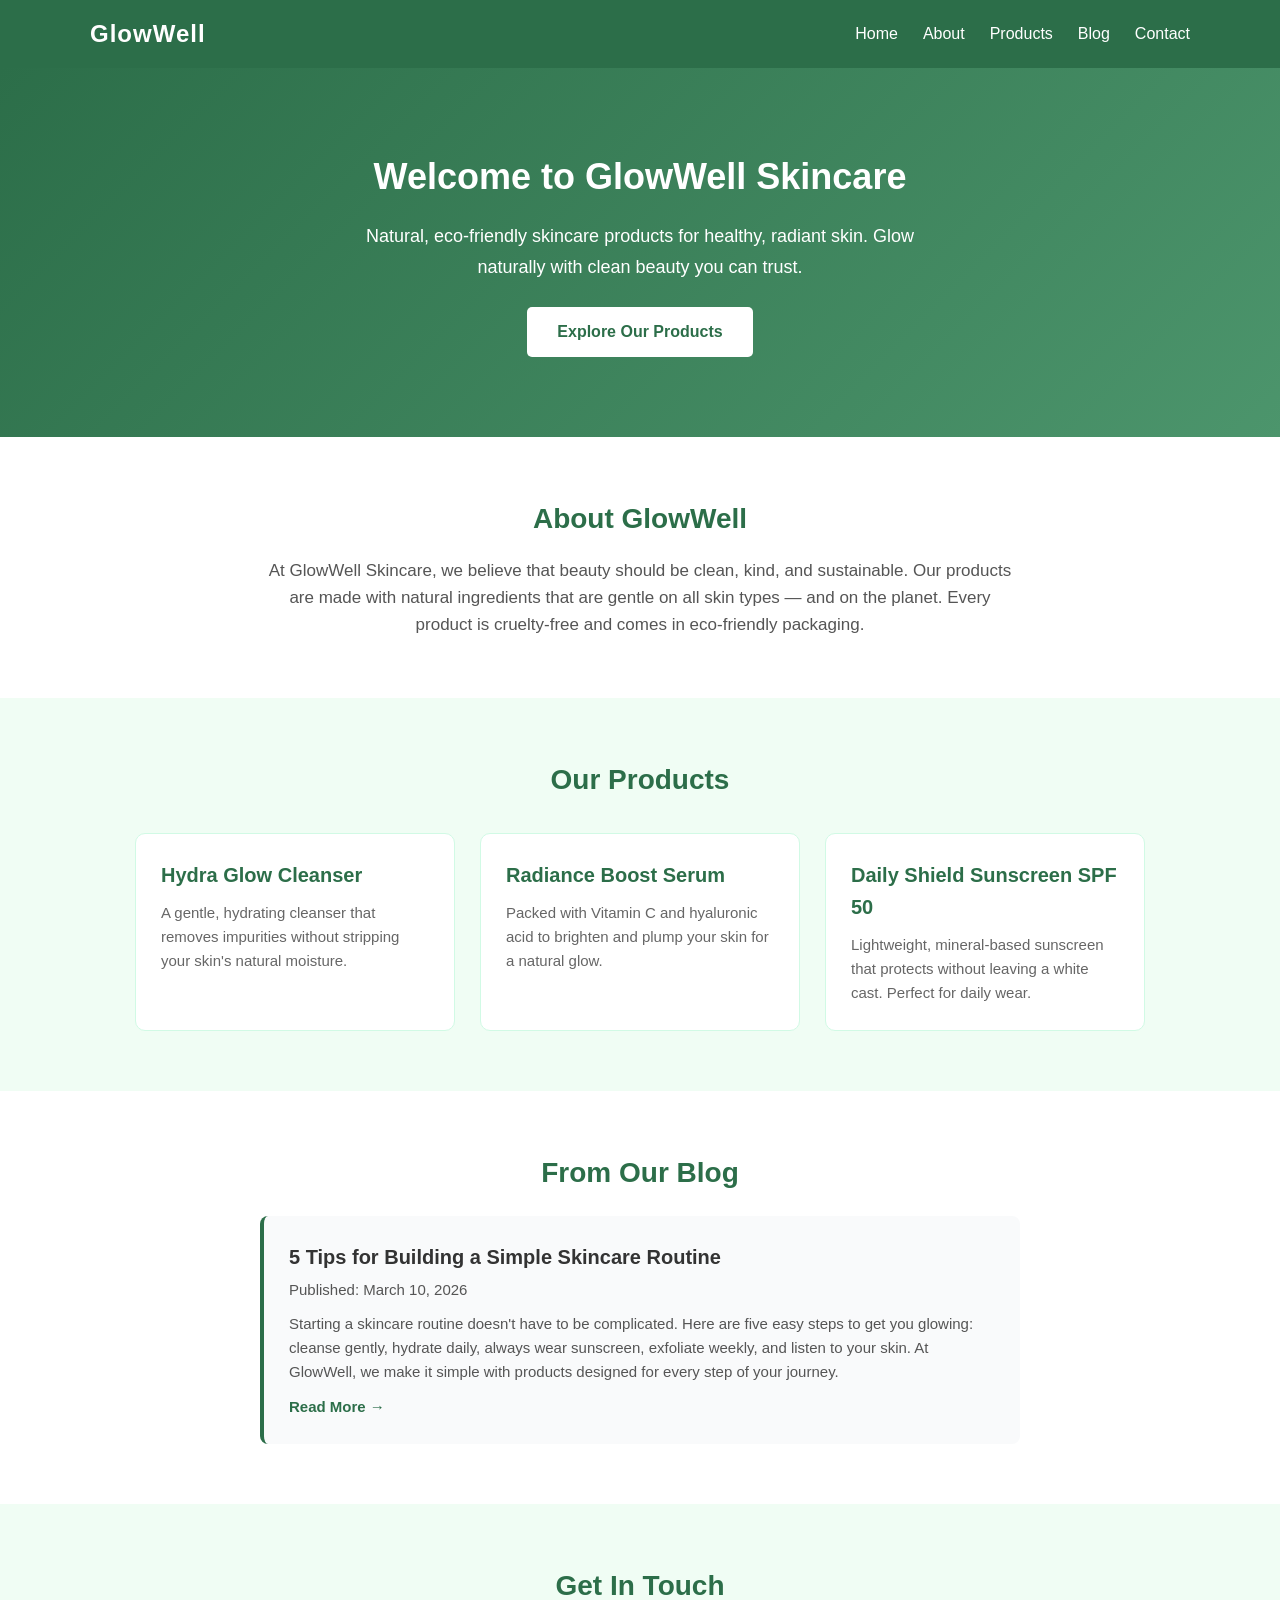
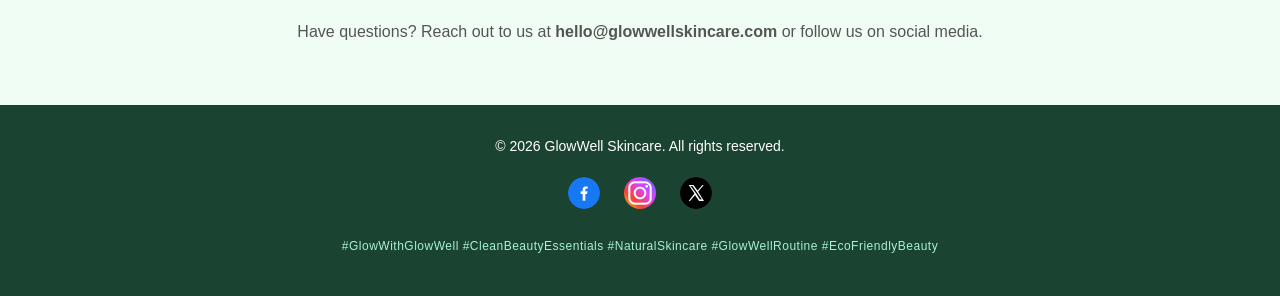
<file: index.html>
<!doctype html>
<html lang="en">
  <head>
    <meta charset="UTF-8" />
    <meta name="viewport" content="width=device-width, initial-scale=1.0" />
    <title>GlowWell Skincare | Natural, Eco-Friendly Beauty Products</title>
    <meta
      name="description"
      content="GlowWell Skincare offers natural, cruelty-free skincare products including cleansers, moisturizers, and serums for all skin types. Glow naturally with clean beauty."
    />
    <meta
      name="keywords"
      content="natural skincare, clean beauty, eco-friendly skincare, cruelty-free, GlowWell Skincare, moisturizer, serum, cleanser"
    />
    <meta name="author" content="GlowWell Skincare" />

    <!-- Open Graph Meta Tags for Social Sharing -->
    <meta
      property="og:title"
      content="GlowWell Skincare | Natural, Eco-Friendly Beauty Products"
    />
    <meta
      property="og:description"
      content="Discover clean beauty with GlowWell Skincare. Natural, cruelty-free products for healthy, glowing skin."
    />
    <meta property="og:type" content="website" />
    <meta property="og:url" content="https://example.com/glowwell" />

    <link rel="stylesheet" href="style.css" />
  </head>
  <body>
    <!-- Header / Navigation -->
    <header>
      <nav>
        <div class="logo">GlowWell</div>
        <ul class="nav-links">
          <li><a href="#home">Home</a></li>
          <li><a href="#about">About</a></li>
          <li><a href="#products">Products</a></li>
          <li><a href="#blog">Blog</a></li>
          <li><a href="#contact">Contact</a></li>
        </ul>
      </nav>
    </header>

    <!-- Hero Section -->
    <section id="home" class="hero">
      <h1>Welcome to GlowWell Skincare</h1>
      <p>
        Natural, eco-friendly skincare products for healthy, radiant skin. Glow
        naturally with clean beauty you can trust.
      </p>
      <a href="#products" class="cta-button">Explore Our Products</a>
    </section>

    <!-- About Section -->
    <section id="about" class="about">
      <h2>About GlowWell</h2>
      <p>
        At GlowWell Skincare, we believe that beauty should be clean, kind, and
        sustainable. Our products are made with natural ingredients that are
        gentle on all skin types — and on the planet. Every product is
        cruelty-free and comes in eco-friendly packaging.
      </p>
    </section>

    <!-- Products Section -->
    <section id="products" class="products">
      <h2>Our Products</h2>
      <div class="product-grid">
        <article class="product-card">
          <h3>Hydra Glow Cleanser</h3>
          <p>
            A gentle, hydrating cleanser that removes impurities without
            stripping your skin's natural moisture.
          </p>
        </article>
        <article class="product-card">
          <h3>Radiance Boost Serum</h3>
          <p>
            Packed with Vitamin C and hyaluronic acid to brighten and plump your
            skin for a natural glow.
          </p>
        </article>
        <article class="product-card">
          <h3>Daily Shield Sunscreen SPF 50</h3>
          <p>
            Lightweight, mineral-based sunscreen that protects without leaving a
            white cast. Perfect for daily wear.
          </p>
        </article>
      </div>
    </section>

    <!-- Blog Preview Section -->
    <section id="blog" class="blog-preview">
      <h2>From Our Blog</h2>
      <article class="blog-post">
        <h3>5 Tips for Building a Simple Skincare Routine</h3>
        <p class="blog-date">Published: March 10, 2026</p>
        <p>
          Starting a skincare routine doesn't have to be complicated. Here are
          five easy steps to get you glowing: cleanse gently, hydrate daily,
          always wear sunscreen, exfoliate weekly, and listen to your skin. At
          GlowWell, we make it simple with products designed for every step of
          your journey.
        </p>
        <a href="blog.html" class="read-more">Read More &rarr;</a>
      </article>
    </section>

    <!-- Contact Section -->
    <section id="contact" class="contact">
      <h2>Get In Touch</h2>
      <p>
        Have questions? Reach out to us at
        <strong>hello@glowwellskincare.com</strong> or follow us on social
        media.
      </p>
    </section>

    <!-- Footer with Social Media Icons -->
    <footer>
      <p>&copy; 2026 GlowWell Skincare. All rights reserved.</p>

      <!--
        Note: These links use example.com as placeholders
        because GlowWell Skincare is a fictional client
        with no real social media accounts.
        -->
      <div class="social-icons">
        <a href="https://example.com/facebook" target="_blank">
          <img src="images/facebook-icon.png" alt="Facebook" />
        </a>
        <a href="https://example.com/instagram" target="_blank">
          <img src="images/instagram-icon.png" alt="Instagram" />
        </a>
        <a href="https://example.com/x" target="_blank">
          <img src="images/X-icon.png" alt="X (formerly Twitter)" />
        </a>
      </div>

      <p class="hashtags">
        #GlowWithGlowWell #CleanBeautyEssentials #NaturalSkincare
        #GlowWellRoutine #EcoFriendlyBeauty
      </p>
    </footer>
  </body>
</html>
</file>
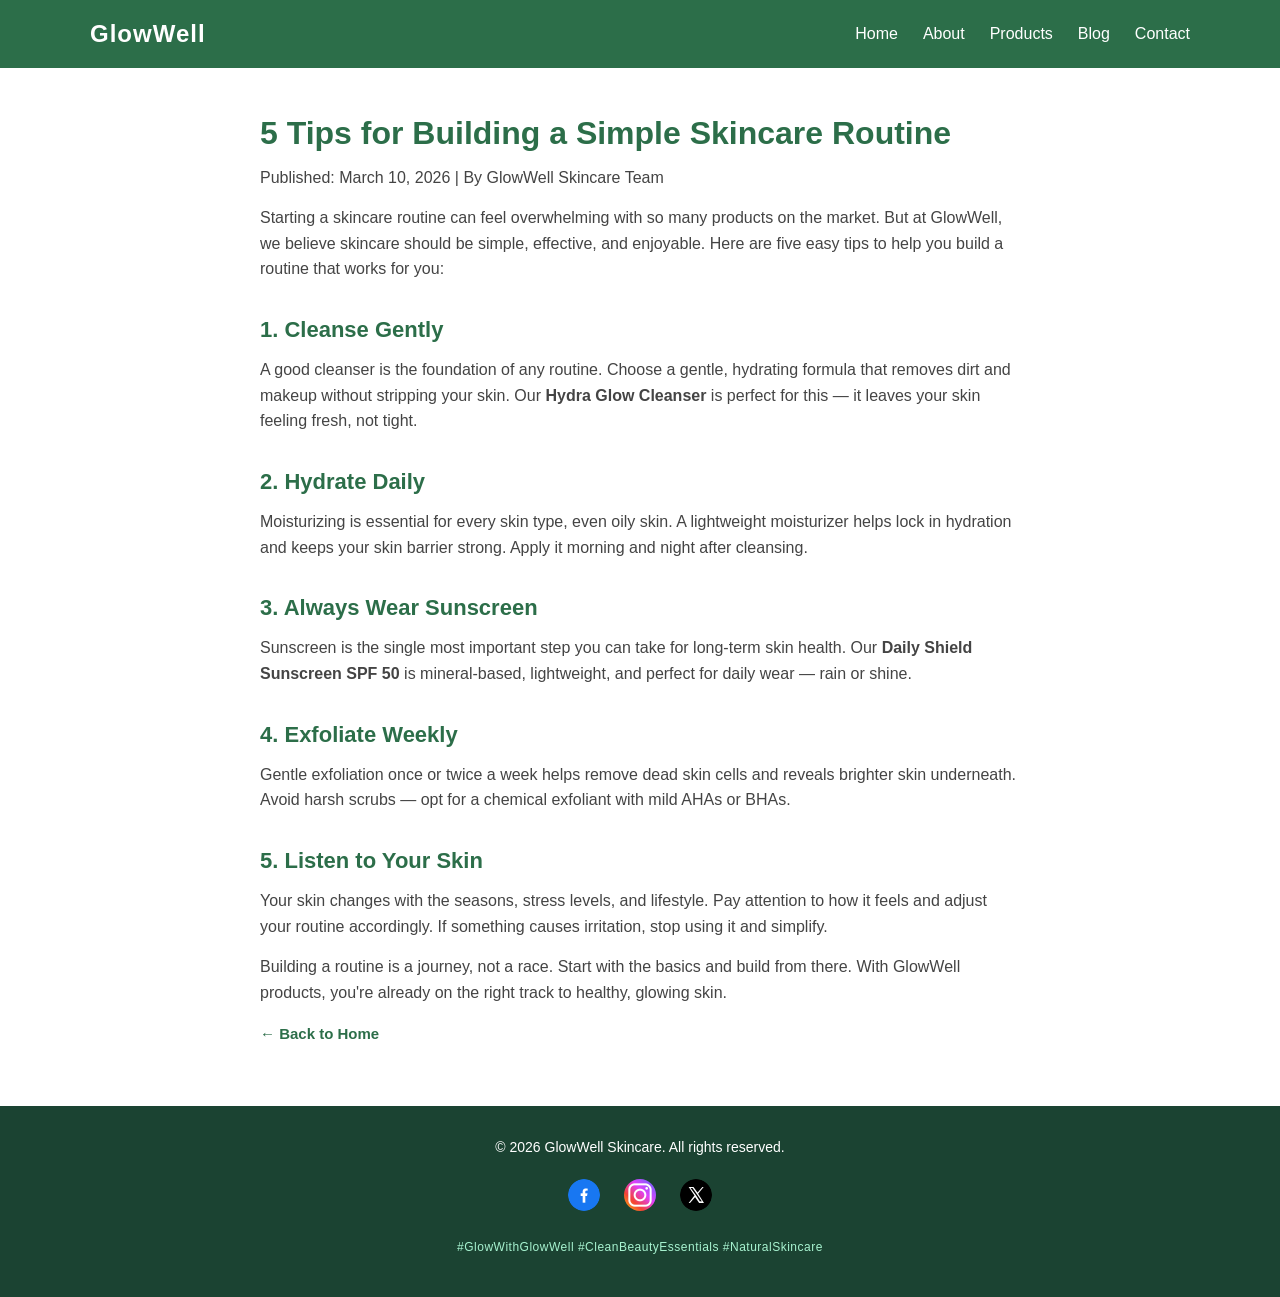
<file: blog.html>
<!doctype html>
<html lang="en">
  <head>
    <meta charset="UTF-8" />
    <meta name="viewport" content="width=device-width, initial-scale=1.0" />
    <title>
      5 Tips for Building a Simple Skincare Routine | GlowWell Skincare Blog
    </title>
    <meta
      name="description"
      content="Learn how to build a simple, effective skincare routine in 5 easy steps. GlowWell Skincare shares beginner-friendly tips for healthy, glowing skin."
    />
    <meta
      name="keywords"
      content="skincare routine, beginner skincare, skincare tips, clean beauty, GlowWell Skincare blog"
    />
    <meta name="author" content="GlowWell Skincare" />
    <link rel="stylesheet" href="style.css" />
  </head>
  <body>
    <!-- Header / Navigation -->
    <header>
      <nav>
        <div class="logo"><a href="index.html">GlowWell</a></div>
        <ul class="nav-links">
          <li><a href="index.html">Home</a></li>
          <li><a href="index.html#about">About</a></li>
          <li><a href="index.html#products">Products</a></li>
          <li><a href="blog.html">Blog</a></li>
          <li><a href="index.html#contact">Contact</a></li>
        </ul>
      </nav>
    </header>

    <!-- Blog Post Content -->
    <main class="blog-page">
      <article>
        <h1>5 Tips for Building a Simple Skincare Routine</h1>
        <p class="blog-date">
          Published: March 10, 2026 | By GlowWell Skincare Team
        </p>

        <p>
          Starting a skincare routine can feel overwhelming with so many
          products on the market. But at GlowWell, we believe skincare should be
          simple, effective, and enjoyable. Here are five easy tips to help you
          build a routine that works for you:
        </p>

        <h2>1. Cleanse Gently</h2>
        <p>
          A good cleanser is the foundation of any routine. Choose a gentle,
          hydrating formula that removes dirt and makeup without stripping your
          skin. Our <strong>Hydra Glow Cleanser</strong> is perfect for this —
          it leaves your skin feeling fresh, not tight.
        </p>

        <h2>2. Hydrate Daily</h2>
        <p>
          Moisturizing is essential for every skin type, even oily skin. A
          lightweight moisturizer helps lock in hydration and keeps your skin
          barrier strong. Apply it morning and night after cleansing.
        </p>

        <h2>3. Always Wear Sunscreen</h2>
        <p>
          Sunscreen is the single most important step you can take for long-term
          skin health. Our <strong>Daily Shield Sunscreen SPF 50</strong> is
          mineral-based, lightweight, and perfect for daily wear — rain or
          shine.
        </p>

        <h2>4. Exfoliate Weekly</h2>
        <p>
          Gentle exfoliation once or twice a week helps remove dead skin cells
          and reveals brighter skin underneath. Avoid harsh scrubs — opt for a
          chemical exfoliant with mild AHAs or BHAs.
        </p>

        <h2>5. Listen to Your Skin</h2>
        <p>
          Your skin changes with the seasons, stress levels, and lifestyle. Pay
          attention to how it feels and adjust your routine accordingly. If
          something causes irritation, stop using it and simplify.
        </p>

        <p>
          Building a routine is a journey, not a race. Start with the basics and
          build from there. With GlowWell products, you're already on the right
          track to healthy, glowing skin.
        </p>

        <a href="index.html" class="read-more">&larr; Back to Home</a>
      </article>
    </main>

    <!-- Footer with Social Media Icons -->
    <footer>
      <p>&copy; 2026 GlowWell Skincare. All rights reserved.</p>

      <div class="social-icons">
        <a href="https://example.com/facebook" target="_blank">
          <img src="images/facebook-icon.png" alt="Facebook" />
        </a>
        <a href="https://example.com/instagram" target="_blank">
          <img src="images/instagram-icon.png" alt="Instagram" />
        </a>
        <a href="https://example.com/x" target="_blank">
          <img src="images/X-icon.png" alt="X (formerly Twitter)" />
        </a>
      </div>

      <p class="hashtags">
        #GlowWithGlowWell #CleanBeautyEssentials #NaturalSkincare
      </p>
    </footer>
  </body>
</html>
</file>
<file: style.css>
/* ===== Global Styles ===== */
* {
    margin: 0;
    padding: 0;
    box-sizing: border-box;
}

body {
    font-family: Arial, sans-serif;
    margin: 0;
    padding: 0;
    background-color: #ffffff;
    color: #333333;
    line-height: 1.6;
}

a {
    text-decoration: none;
    color: inherit;
}

/* ===== Header / Navigation ===== */
header {
    background-color: #2c6e49;
    padding: 15px 30px;
    position: sticky;
    top: 0;
    z-index: 100;
}

nav {
    display: flex;
    justify-content: space-between;
    align-items: center;
    max-width: 1100px;
    margin: 0 auto;
}

.logo {
    font-size: 24px;
    font-weight: bold;
    color: #ffffff;
    letter-spacing: 1px;
}

.nav-links {
    list-style: none;
    display: flex;
    gap: 25px;
}

.nav-links li a {
    color: #ffffff;
    font-size: 16px;
    transition: color 0.3s ease;
}

.nav-links li a:hover {
    color: #a7f3d0;
}

/* ===== Hero Section ===== */
.hero {
    text-align: center;
    padding: 80px 20px;
    background: linear-gradient(135deg, #2c6e49, #4c956c);
    color: #ffffff;
}

.hero h1 {
    font-size: 36px;
    margin-bottom: 15px;
}

.hero p {
    max-width: 600px;
    margin: 0 auto 25px auto;
    font-size: 18px;
    line-height: 1.7;
}

.cta-button {
    display: inline-block;
    padding: 12px 30px;
    background-color: #ffffff;
    color: #2c6e49;
    font-weight: bold;
    font-size: 16px;
    border-radius: 5px;
    transition: background-color 0.3s ease, transform 0.2s ease;
}

.cta-button:hover {
    background-color: #a7f3d0;
    transform: translateY(-2px);
}

/* ===== About Section ===== */
.about {
    text-align: center;
    padding: 60px 20px;
    max-width: 800px;
    margin: 0 auto;
}

.about h2 {
    font-size: 28px;
    margin-bottom: 15px;
    color: #2c6e49;
}

.about p {
    font-size: 17px;
    color: #555555;
}

/* ===== Products Section ===== */
.products {
    padding: 60px 20px;
    background-color: #f0fdf4;
    text-align: center;
}

.products h2 {
    font-size: 28px;
    margin-bottom: 30px;
    color: #2c6e49;
}

.product-grid {
    display: flex;
    justify-content: center;
    gap: 25px;
    flex-wrap: wrap;
    max-width: 1100px;
    margin: 0 auto;
}

.product-card {
    background-color: #ffffff;
    border: 1px solid #d1fae5;
    border-radius: 10px;
    padding: 25px;
    max-width: 320px;
    flex: 1 1 280px;
    text-align: left;
    transition: box-shadow 0.3s ease, transform 0.2s ease;
}

.product-card:hover {
    box-shadow: 0 4px 15px rgba(44, 110, 73, 0.15);
    transform: translateY(-3px);
}

.product-card h3 {
    font-size: 20px;
    margin-bottom: 10px;
    color: #2c6e49;
}

.product-card p {
    font-size: 15px;
    color: #666666;
}

/* ===== Blog Preview Section ===== */
.blog-preview {
    padding: 60px 20px;
    text-align: center;
    max-width: 800px;
    margin: 0 auto;
}

.blog-preview h2 {
    font-size: 28px;
    margin-bottom: 20px;
    color: #2c6e49;
}

.blog-post {
    text-align: left;
    background-color: #f9fafb;
    padding: 25px;
    border-radius: 8px;
    border-left: 4px solid #2c6e49;
}

.blog-post h3 {
    font-size: 20px;
    margin-bottom: 5px;
    color: #333333;
}

.blog-date {
    font-size: 13px;
    color: #888888;
    margin-bottom: 10px;
}

.blog-post p {
    font-size: 15px;
    color: #555555;
    margin-bottom: 10px;
}

.read-more {
    color: #2c6e49;
    font-weight: bold;
    font-size: 15px;
    transition: color 0.3s ease;
}

.read-more:hover {
    color: #1b4332;
}

/* ===== Contact Section ===== */
.contact {
    padding: 60px 20px;
    text-align: center;
    background-color: #f0fdf4;
}

.contact h2 {
    font-size: 28px;
    margin-bottom: 10px;
    color: #2c6e49;
}

.contact p {
    font-size: 16px;
    color: #555555;
}

/* ===== Footer ===== */
footer {
    background-color: #1b4332;
    color: #ffffff;
    text-align: center;
    padding: 30px 20px;
}

footer p {
    font-size: 14px;
    margin-bottom: 10px;
}

/* ===== Social Icons ===== */
.social-icons {
    text-align: center;
    margin: 20px 0;
}

.social-icons a {
    display: inline-block;
}

.social-icons img {
    width: 32px;
    height: 32px;
    margin: 0 10px;
    transition: transform 0.2s ease-in-out;
    border-radius: 50%;
}

.social-icons img:hover {
    transform: scale(1.50);
}

/* ===== Hashtags ===== */
.hashtags {
    font-size: 12px;
    color: #a7f3d0;
    letter-spacing: 0.5px;
}

/* ===== Blog Page ===== */
.blog-page {
    max-width: 800px;
    margin: 0 auto;
    padding: 40px 20px 60px;
}

.blog-page h1 {
    font-size: 32px;
    color: #2c6e49;
    margin-bottom: 5px;
}

.blog-page h2 {
    font-size: 22px;
    color: #2c6e49;
    margin-top: 30px;
    margin-bottom: 10px;
}

.blog-page p {
    font-size: 16px;
    color: #444444;
    margin-bottom: 15px;
}

/* ===== Responsive Design ===== */
@media (max-width: 768px) {
    .nav-links {
        flex-direction: column;
        gap: 10px;
        align-items: center;
    }

    .hero h1 {
        font-size: 28px;
    }

    .product-grid {
        flex-direction: column;
        align-items: center;
    }
}
</file>
